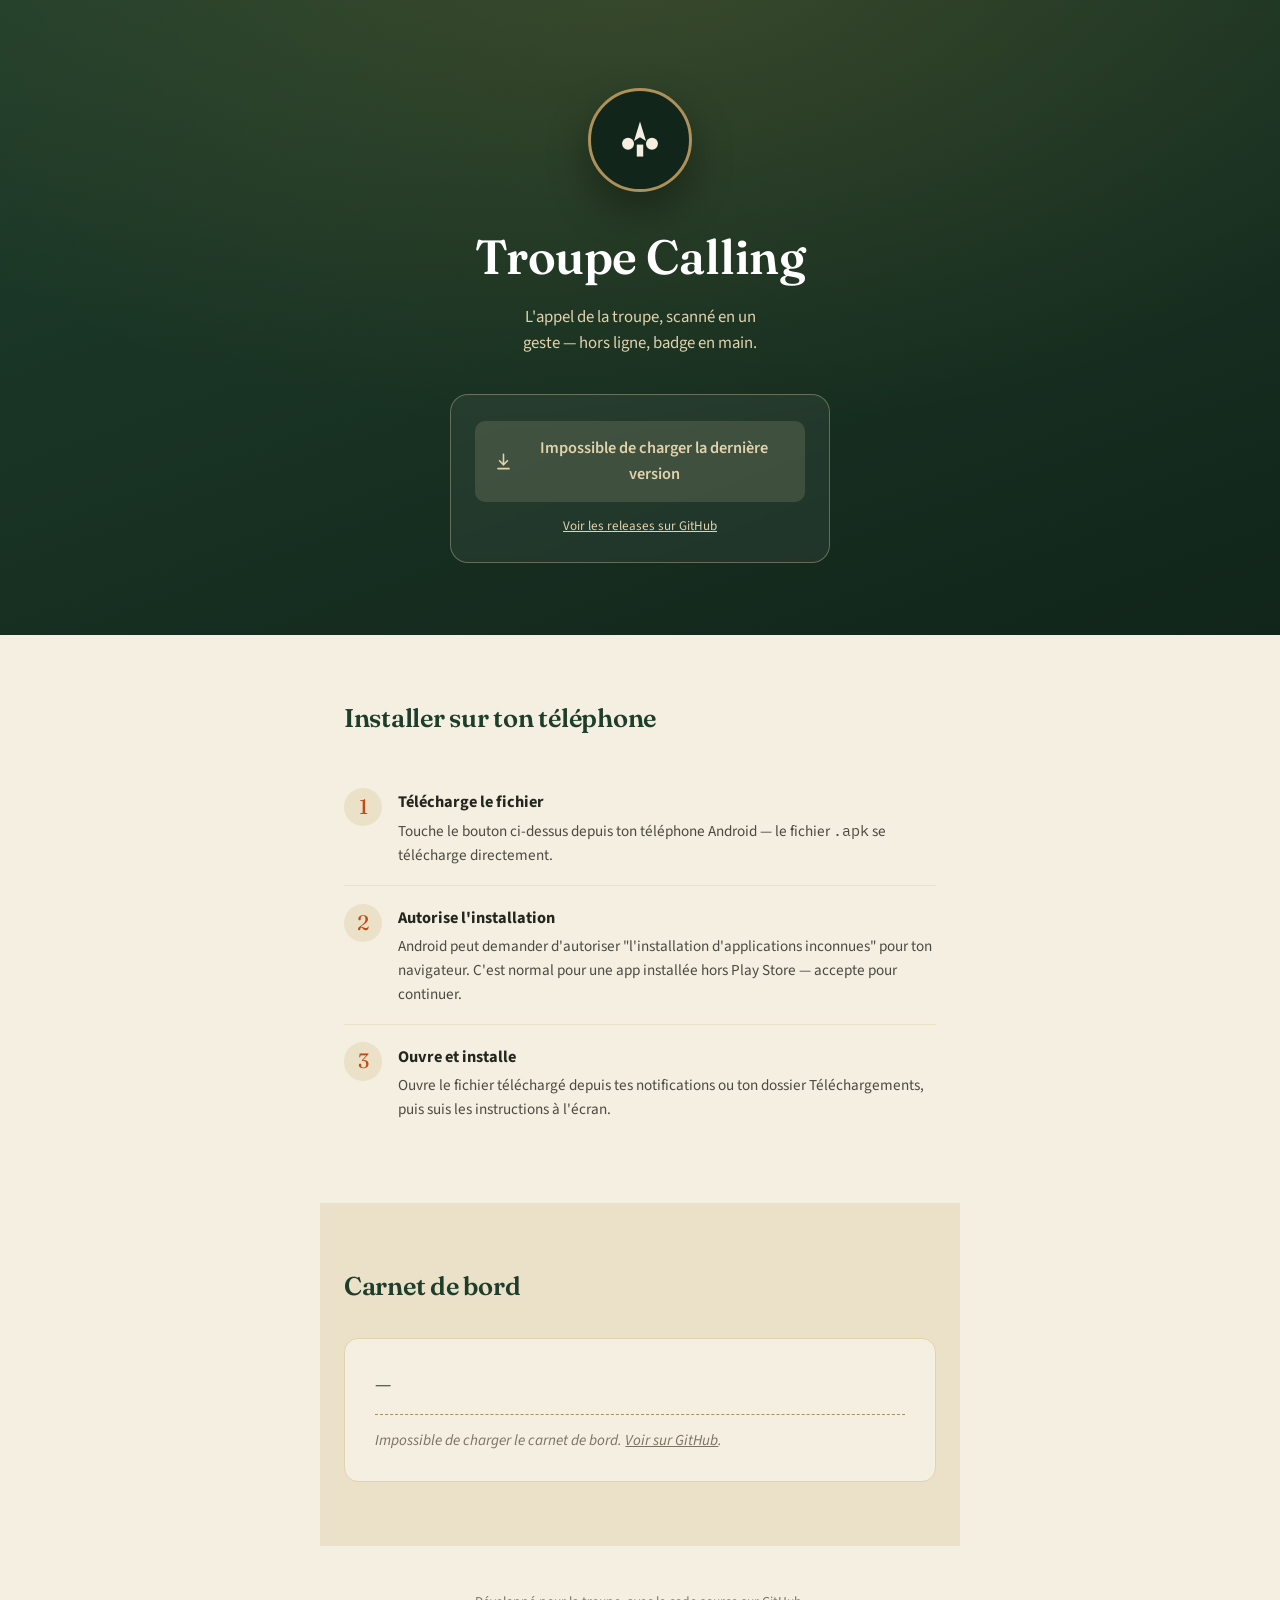
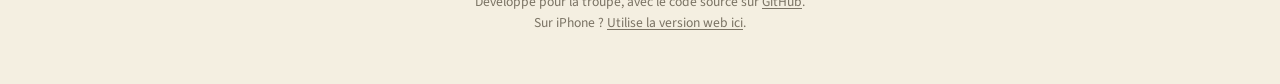
<file: docs/index.html>
<!DOCTYPE html>
<html lang="fr">
<head>
<meta charset="UTF-8" />
<meta name="viewport" content="width=device-width, initial-scale=1.0" />
<title>Troupe Calling — installer l'application</title>
<meta name="description" content="Téléchargez Troupe Calling, l'application de présence par QR code pour votre troupe scoute." />
<link rel="preconnect" href="https://fonts.googleapis.com">
<link rel="preconnect" href="https://fonts.gstatic.com" crossorigin>
<link href="https://fonts.googleapis.com/css2?family=Fraunces:ital,opsz,wght@0,9..144,500;0,9..144,600;1,9..144,500&family=Source+Sans+3:wght@400;600;700&family=IBM+Plex+Mono:wght@400;500&display=swap" rel="stylesheet">
<style>
  :root{
    --forest:#1E3D2B;
    --forest-dark:#11251A;
    --parchment:#F4EFE1;
    --parchment-deep:#EAE1C8;
    --khaki:#AD9159;
    --khaki-light:#E1D3AC;
    --ember:#C24A16;
    --ember-dark:#9C3A10;
    --gold:#C79A3D;
    --ink:#23261E;
  }
  *{box-sizing:border-box;}
  html{scroll-behavior:smooth;}
  body{
    margin:0;
    background:var(--parchment);
    color:var(--ink);
    font-family:'Source Sans 3', -apple-system, sans-serif;
    line-height:1.55;
  }
  h1,h2,.display{
    font-family:'Fraunces', Georgia, serif;
    font-weight:600;
    letter-spacing:-0.01em;
  }
  .mono{
    font-family:'IBM Plex Mono', monospace;
  }
  a{color:inherit;}

  /* ---------- HERO ---------- */
  .hero{
    background:
      radial-gradient(ellipse 900px 500px at 50% -10%, rgba(199,154,61,0.18), transparent),
      linear-gradient(160deg, var(--forest) 0%, var(--forest-dark) 100%);
    color:var(--parchment);
    padding:5.5rem 1.5rem 4.5rem;
    text-align:center;
  }
  .badge{
    width:104px;
    height:104px;
    margin:0 auto 1.75rem;
    border-radius:50%;
    background:var(--forest-dark);
    border:3px solid var(--khaki);
    display:flex;
    align-items:center;
    justify-content:center;
    box-shadow:0 18px 40px rgba(0,0,0,0.35);
  }
  .badge svg{width:46px;height:46px;}
  .hero h1{
    font-size:clamp(2.1rem, 5vw, 3rem);
    margin:0 0 0.6rem;
    color:#fff;
  }
  .hero .tagline{
    font-size:1.05rem;
    color:var(--khaki-light);
    max-width:32ch;
    margin:0 auto 2.4rem;
  }

  .download-card{
    max-width:380px;
    margin:0 auto;
    background:rgba(244,239,225,0.06);
    border:1px solid rgba(225,211,172,0.35);
    border-radius:18px;
    padding:1.6rem 1.5rem;
    backdrop-filter:blur(2px);
  }
  .btn-download{
    display:flex;
    align-items:center;
    justify-content:center;
    gap:0.6rem;
    width:100%;
    background:var(--ember);
    color:#fff;
    border:none;
    padding:0.95rem 1.2rem;
    border-radius:10px;
    font-size:1.02rem;
    font-weight:600;
    text-decoration:none;
    box-shadow:0 10px 24px rgba(194,74,22,0.35);
    transition:background 0.15s ease, transform 0.1s ease;
  }
  .btn-download:hover{background:var(--ember-dark);}
  .btn-download:active{transform:translateY(1px);}
  .btn-download svg{width:19px;height:19px;flex-shrink:0;}
  .btn-download.disabled{
    background:rgba(225,211,172,0.15);
    color:var(--khaki-light);
    box-shadow:none;
    pointer-events:none;
  }
  .dl-meta{
    margin-top:0.85rem;
    font-size:0.82rem;
    color:var(--khaki-light);
    display:flex;
    justify-content:center;
    gap:0.55rem;
    flex-wrap:wrap;
  }
  .dl-meta span:not(:last-child)::after{content:"·"; margin-left:0.55rem; opacity:0.6;}
  .status-msg{
    font-size:0.9rem;
    color:var(--khaki-light);
    padding:0.4rem 0;
  }

  /* ---------- INSTALL STEPS ---------- */
  .section{
    max-width:640px;
    margin:0 auto;
    padding:4rem 1.5rem;
  }
  .section h2{
    font-size:1.6rem;
    margin:0 0 2rem;
    color:var(--forest);
  }
  .steps{
    list-style:none;
    margin:0;
    padding:0;
    counter-reset:step;
  }
  .steps li{
    counter-increment:step;
    display:grid;
    grid-template-columns:2.4rem 1fr;
    gap:1rem;
    padding:1.1rem 0;
    border-bottom:1px solid var(--parchment-deep);
  }
  .steps li:last-child{border-bottom:none;}
  .steps li::before{
    content:counter(step);
    font-family:'Fraunces', serif;
    font-size:1.3rem;
    color:var(--ember);
    background:var(--parchment-deep);
    width:2.4rem;
    height:2.4rem;
    border-radius:50%;
    display:flex;
    align-items:center;
    justify-content:center;
  }
  .steps h3{
    margin:0.15rem 0 0.25rem;
    font-size:1.02rem;
    font-family:'Source Sans 3', sans-serif;
    font-weight:700;
  }
  .steps p{margin:0; color:#4a4a40; font-size:0.95rem;}

  /* ---------- LOGBOOK ---------- */
  .logbook-section{background:var(--parchment-deep);}
  .logbook{
    background:var(--parchment);
    border:1px solid var(--khaki-light);
    border-radius:14px;
    padding:1.8rem 1.9rem;
  }
  .logbook-header{
    display:flex;
    justify-content:space-between;
    align-items:baseline;
    flex-wrap:wrap;
    gap:0.5rem;
    margin-bottom:0.9rem;
    padding-bottom:0.9rem;
    border-bottom:1px dashed var(--khaki);
  }
  .logbook-header .tag{
    font-family:'Fraunces', serif;
    font-style:italic;
    font-size:1.25rem;
    color:var(--forest);
  }
  .logbook-header .date{
    font-size:0.8rem;
    color:#7a7364;
  }
  .logbook-body{
    white-space:pre-wrap;
    font-size:0.95rem;
    color:#3a3830;
  }
  .logbook-empty{color:#7a7364; font-style:italic;}

  footer{
    text-align:center;
    padding:2.8rem 1.5rem 3.2rem;
    font-size:0.85rem;
    color:#7a7364;
  }
  footer a{text-decoration:underline; text-underline-offset:2px;}

  @media (max-width:480px){
    .hero{padding:4rem 1.25rem 3.5rem;}
    .section{padding:3rem 1.25rem;}
  }
</style>
</head>
<body>

<section class="hero">
  <div class="badge">
    <svg viewBox="0 0 100 100" fill="none" xmlns="http://www.w3.org/2000/svg">
      <polygon points="50,10 63,52 50,44 37,52" fill="#F4EFE1"/>
      <circle cx="24" cy="58" r="13" fill="#F4EFE1"/>
      <circle cx="76" cy="58" r="13" fill="#F4EFE1"/>
      <rect x="43" y="60" width="14" height="26" fill="#F4EFE1"/>
    </svg>
  </div>
  <h1>Troupe Calling</h1>
  <p class="tagline">L'appel de la troupe, scanné en un geste — hors ligne, badge en main.</p>

  <div class="download-card">
    <a id="downloadBtn" class="btn-download disabled" href="#">
      <svg viewBox="0 0 24 24" fill="none" stroke="currentColor" stroke-width="2" stroke-linecap="round" stroke-linejoin="round"><path d="M12 3v13"/><path d="m7 11 5 5 5-5"/><path d="M5 21h14"/></svg>
      <span id="downloadLabel">Recherche de la dernière version…</span>
    </a>
    <div class="dl-meta" id="dlMeta"></div>
  </div>
</section>

<section class="section">
  <h2>Installer sur ton téléphone</h2>
  <ul class="steps">
    <li>
      <div>
        <h3>Télécharge le fichier</h3>
        <p>Touche le bouton ci-dessus depuis ton téléphone Android — le fichier <span class="mono">.apk</span> se télécharge directement.</p>
      </div>
    </li>
    <li>
      <div>
        <h3>Autorise l'installation</h3>
        <p>Android peut demander d'autoriser "l'installation d'applications inconnues" pour ton navigateur. C'est normal pour une app installée hors Play Store — accepte pour continuer.</p>
      </div>
    </li>
    <li>
      <div>
        <h3>Ouvre et installe</h3>
        <p>Ouvre le fichier téléchargé depuis tes notifications ou ton dossier Téléchargements, puis suis les instructions à l'écran.</p>
      </div>
    </li>
  </ul>
</section>

<section class="section logbook-section">
  <h2>Carnet de bord</h2>
  <div class="logbook">
    <div class="logbook-header">
      <span class="tag mono" id="logVersion">—</span>
      <span class="date" id="logDate"></span>
    </div>
    <div class="logbook-body" id="logBody">Chargement des notes de version…</div>
  </div>
</section>

<footer>
  Développé pour la troupe, avec le code source sur
  <a href="https://github.com/Yunki0/Troupe-Calling" target="_blank" rel="noopener">GitHub</a>.
  <br />
  Sur iPhone ? <a href="./scan/">Utilise la version web ici</a>.
</footer>

<script>
const REPO = 'Yunki0/Troupe-Calling';

function formatBytes(bytes) {
  if (!bytes) return '';
  const mb = bytes / (1024 * 1024);
  return mb >= 1 ? mb.toFixed(1).replace(/\.0$/, '') + ' Mo' : Math.round(bytes / 1024) + ' Ko';
}

function formatDate(iso) {
  if (!iso) return '';
  return new Date(iso).toLocaleDateString('fr-FR', { day: 'numeric', month: 'long', year: 'numeric' });
}

async function loadRelease() {
  const btn = document.getElementById('downloadBtn');
  const label = document.getElementById('downloadLabel');
  const meta = document.getElementById('dlMeta');
  const logVersion = document.getElementById('logVersion');
  const logDate = document.getElementById('logDate');
  const logBody = document.getElementById('logBody');

  try {
    const res = await fetch(`https://api.github.com/repos/${REPO}/releases/latest`);

    if (res.status === 404) {
      label.textContent = 'Aucune version publiée pour le moment';
      logBody.innerHTML = '<span class="logbook-empty">Rien au carnet pour l\'instant — la première version arrive bientôt.</span>';
      return;
    }
    if (!res.ok) throw new Error('request failed');

    const release = await res.json();
    const apkAsset = (release.assets || []).find(a => a.name.toLowerCase().endsWith('.apk'));

    if (!apkAsset) {
      label.textContent = 'Version publiée sans fichier .apk';
      meta.innerHTML = `<span><a href="https://github.com/${REPO}/releases" target="_blank" rel="noopener">Voir sur GitHub</a></span>`;
    } else {
      btn.href = apkAsset.browser_download_url;
      btn.classList.remove('disabled');
      btn.setAttribute('download', apkAsset.name);
      label.textContent = `Télécharger ${release.tag_name}`;
      meta.innerHTML = `<span>${formatBytes(apkAsset.size)}</span><span>Android</span><span>${formatDate(release.published_at)}</span>`;
    }

    logVersion.textContent = release.tag_name || '—';
    logDate.textContent = formatDate(release.published_at);
    logBody.textContent = release.body && release.body.trim()
      ? release.body.trim()
      : 'Pas de notes de version détaillées pour cette publication.';

  } catch (err) {
    label.textContent = 'Impossible de charger la dernière version';
    meta.innerHTML = `<span><a href="https://github.com/${REPO}/releases" target="_blank" rel="noopener">Voir les releases sur GitHub</a></span>`;
    logBody.innerHTML = `<span class="logbook-empty">Impossible de charger le carnet de bord. <a href="https://github.com/${REPO}/releases" target="_blank" rel="noopener">Voir sur GitHub</a>.</span>`;
  }
}

loadRelease();
</script>

</body>
</html>
</file>
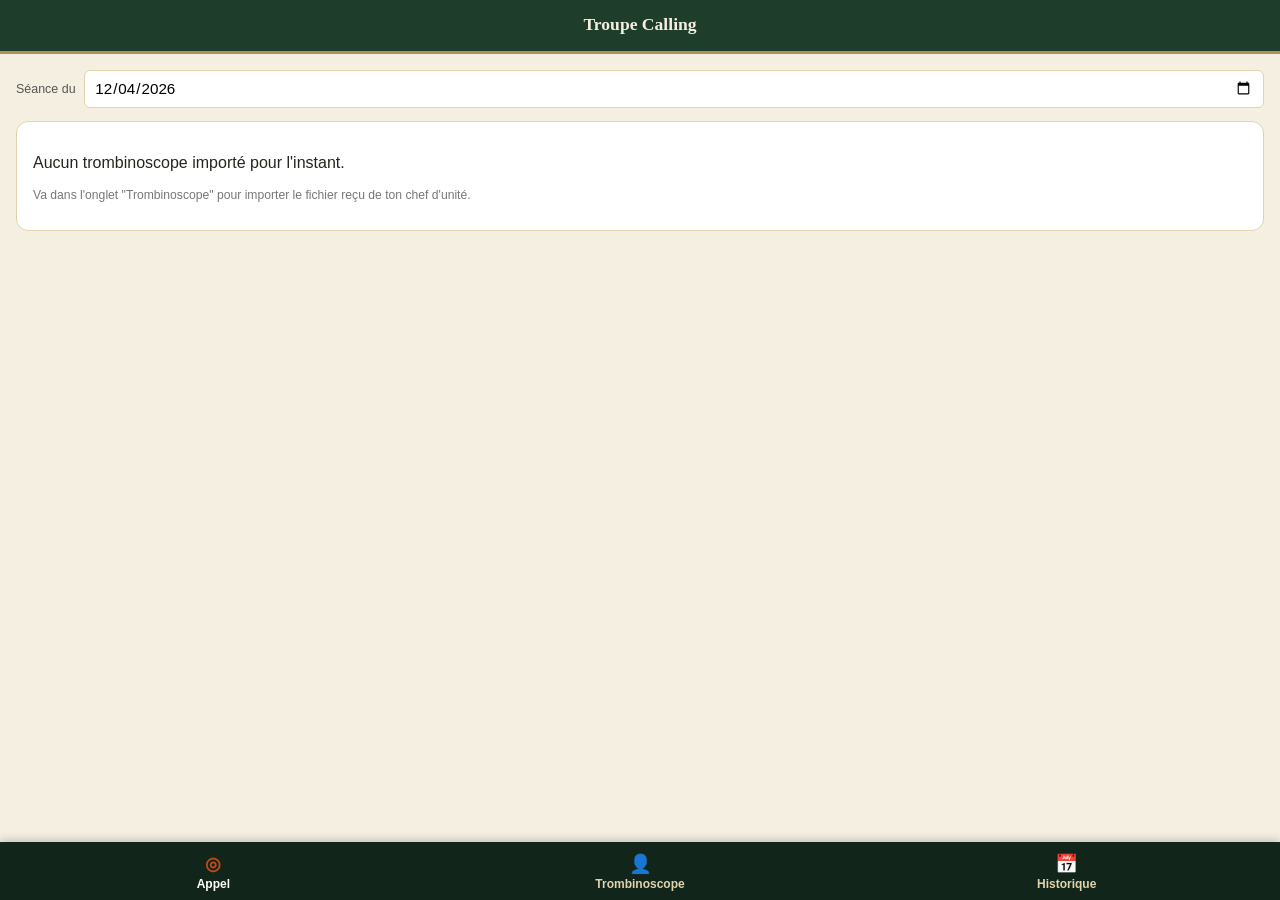
<file: docs/scan/index.html>
<!DOCTYPE html>
<html lang="fr">
<head>
<meta charset="UTF-8" />
<meta name="viewport" content="width=device-width, initial-scale=1.0, viewport-fit=cover" />
<meta name="theme-color" content="#1E3D2B" />
<title>Troupe Calling — Appel</title>
<link rel="manifest" href="manifest.json" />
<link rel="icon" href="icons/icon-192.png" />
<link rel="apple-touch-icon" href="icons/icon-192.png" />
<meta name="apple-mobile-web-app-capable" content="yes" />
<meta name="apple-mobile-web-app-status-bar-style" content="black-translucent" />
<link rel="stylesheet" href="style.css" />
</head>
<body>
<div id="app">

  <header>
    <h1 id="troopTitle">Troupe Calling</h1>
    <div class="subtitle" id="dateSubtitle"></div>
  </header>

  <main>

    <!-- APPEL -->
    <section id="view-scan" class="view active">
      <div class="date-picker">
        <label style="margin:0;flex-shrink:0;">Séance du</label>
        <input id="appelDate" type="date" />
      </div>

      <div id="noRosterMsg" class="card" style="display:none;">
        <p>Aucun trombinoscope importé pour l'instant.</p>
        <p class="hint">Va dans l'onglet "Trombinoscope" pour importer le fichier reçu de ton chef d'unité.</p>
      </div>

      <div id="scanArea">
        <div class="scan-wrap">
          <video id="video" playsinline muted></video>
          <div class="scan-frame"></div>
          <div class="scan-overlay-msg" id="scanMsg">Touche pour activer la caméra</div>
          <div class="flash" id="flash"><div id="flashText"></div></div>
        </div>
        <canvas id="canvas" style="display:none;"></canvas>

        <div class="stat-row">
          <div class="stat"><b id="presentCount">0</b><span>présents</span></div>
          <div class="stat"><b id="totalCount">0</b><span>inscrits</span></div>
        </div>

        <div class="scan-list" id="scanList"></div>
        <p class="hint">Touche le badge à côté d'un nom pour pointer manuellement.</p>
      </div>
    </section>

    <!-- TROMBINOSCOPE -->
    <section id="view-roster" class="view">
      <div class="card">
        <h2>Importer le trombinoscope</h2>
        <p class="hint" style="margin-top:0;">Reçois le fichier <span style="font-family:monospace;">trombinoscope.json</span> depuis l'app Android de ton chef d'unité (AirDrop, mail, WhatsApp...), puis importe-le ici.</p>
        <input id="fileInput" type="file" accept="application/json,.json" />
        <p class="hint">Ou colle le contenu du fichier directement :</p>
        <textarea id="jsonPaste" placeholder="{ &quot;scouts&quot;: [...] }"></textarea>
        <button class="btn ember" id="importBtn">Importer</button>
      </div>
      <div class="card">
        <h2>Liste actuelle</h2>
        <div id="rosterStatus" class="hint">Aucun trombinoscope importé.</div>
        <div id="rosterList"></div>
      </div>
    </section>

    <!-- HISTORIQUE -->
    <section id="view-historique" class="view">
      <div class="card">
        <h2>Voir une séance</h2>
        <input id="histDate" type="date" />
        <div id="histTableWrap"></div>
        <button class="btn ghost" id="exportCsvBtn" style="margin-top:.8rem;">Exporter en CSV</button>
      </div>
    </section>

  </main>

  <nav>
    <button class="nav-btn active" data-view="scan"><span class="ic">&#9678;</span>Appel</button>
    <button class="nav-btn" data-view="roster"><span class="ic">&#128100;</span>Trombinoscope</button>
    <button class="nav-btn" data-view="historique"><span class="ic">&#128197;</span>Historique</button>
  </nav>

  <div class="toast" id="toast"></div>
</div>

<script src="vendor/jsQR.js"></script>
<script src="app.js"></script>
</body>
</html>
</file>
<file: docs/scan/style.css>
:root{
  --forest:#1E3D2B;
  --forest-dark:#11251A;
  --parchment:#F4EFE1;
  --parchment-deep:#EAE1C8;
  --khaki:#AD9159;
  --khaki-light:#E1D3AC;
  --ember:#C24A16;
  --ink:#23261E;
  --moss:#4F7A45;
  --moss-light:#E2EFDA;
  --danger:#A22F2F;
}
*{box-sizing:border-box;}
html,body{margin:0;height:100%;font-family:-apple-system,'Source Sans 3',sans-serif;background:var(--parchment);color:var(--ink);overscroll-behavior:none;}
#app{display:flex;flex-direction:column;height:100dvh;}
header{background:var(--forest);color:var(--parchment);padding:.9rem 1rem .8rem;text-align:center;border-bottom:3px solid var(--khaki);flex-shrink:0;}
header h1{font-family:Georgia,serif;font-size:1.1rem;margin:0;}
header .subtitle{font-size:.72rem;color:var(--khaki-light);margin-top:.15rem;}
main{flex:1;overflow-y:auto;padding:1rem;padding-bottom:5rem;}
nav{position:fixed;bottom:0;left:0;right:0;display:flex;background:var(--forest-dark);box-shadow:0 -2px 8px rgba(0,0,0,.2);padding-bottom:env(safe-area-inset-bottom);}
nav button{flex:1;background:none;border:none;color:var(--khaki-light);padding:.7rem .3rem .55rem;font-size:.75rem;font-weight:600;display:flex;flex-direction:column;align-items:center;gap:.15rem;}
nav button .ic{font-size:1.15rem;}
nav button.active{color:#fff;}
nav button.active .ic{color:var(--ember);}
.view{display:none;}
.view.active{display:block;}
.card{background:#fff;border-radius:12px;padding:1rem;margin-bottom:1rem;border:1px solid var(--khaki-light);}
h2{font-family:Georgia,serif;font-size:1rem;margin:0 0 .7rem;color:var(--forest);}
label{display:block;font-size:.78rem;color:#555;margin-bottom:.25rem;}
input[type=date],textarea{width:100%;padding:.55rem .6rem;border:1px solid var(--khaki-light);border-radius:6px;font-size:.95rem;margin-bottom:.7rem;font-family:inherit;}
textarea{min-height:90px;resize:vertical;font-family:'IBM Plex Mono',monospace;font-size:.78rem;}
.btn{display:inline-block;background:var(--forest);color:#fff;border:none;padding:.6rem 1rem;border-radius:8px;font-size:.9rem;font-weight:600;cursor:pointer;width:100%;}
.btn.ember{background:var(--ember);}
.btn.ghost{background:none;color:var(--forest);border:1px solid var(--forest);}
input[type=file]{margin-bottom:.7rem;}
.scan-wrap{position:relative;border-radius:14px;overflow:hidden;background:#000;aspect-ratio:3/4;margin-bottom:1rem;}
#video{width:100%;height:100%;object-fit:cover;}
.scan-frame{position:absolute;inset:15% 15%;border:3px solid var(--khaki-light);border-radius:12px;pointer-events:none;}
.scan-overlay-msg{position:absolute;bottom:0;left:0;right:0;background:rgba(0,0,0,.55);color:#fff;text-align:center;font-size:.8rem;padding:.5rem;}
.flash{position:absolute;inset:0;display:flex;flex-direction:column;align-items:center;justify-content:center;color:#fff;font-size:1.2rem;font-weight:700;opacity:0;transition:opacity .15s;pointer-events:none;text-align:center;padding:1rem;white-space:pre-line;}
.flash.ok{background:rgba(79,122,69,.94);}
.flash.dup{background:rgba(173,145,89,.94);}
.flash.err{background:rgba(162,47,47,.94);}
.flash.show{opacity:1;}
.date-picker{display:flex;align-items:center;gap:.5rem;margin-bottom:.8rem;}
.date-picker input{flex:1;margin-bottom:0;}
.stat-row{display:flex;gap:.6rem;margin-bottom:.9rem;}
.stat{flex:1;background:var(--moss-light);border-radius:10px;padding:.6rem;text-align:center;}
.stat b{display:block;font-size:1.4rem;color:var(--forest);font-family:Georgia,serif;}
.stat span{font-size:.68rem;color:#666;}
.scan-list{background:#fff;border-radius:10px;border:1px solid var(--khaki-light);overflow:hidden;}
.scan-row{display:flex;justify-content:space-between;align-items:center;padding:.55rem .8rem;border-bottom:1px solid var(--khaki-light);font-size:.88rem;}
.scan-row:last-child{border-bottom:none;}
.patrouille-tag{font-size:.68rem;color:var(--khaki);margin-left:.4rem;}
.badge{font-size:.7rem;font-weight:700;padding:.15rem .5rem;border-radius:20px;cursor:pointer;}
.badge.present{background:var(--moss-light);color:var(--moss);}
.badge.absent{background:#F2E4E0;color:var(--danger);}
.empty{text-align:center;color:#888;font-size:.85rem;padding:1.2rem 0;}
table{width:100%;border-collapse:collapse;font-size:.85rem;}
th,td{text-align:left;padding:.4rem .3rem;border-bottom:1px solid var(--khaki-light);}
th{color:#666;font-weight:600;font-size:.72rem;text-transform:uppercase;letter-spacing:.03em;}
.hint{font-size:.76rem;color:#777;margin-top:.4rem;}
.toast{position:fixed;bottom:4.5rem;left:50%;transform:translateX(-50%);background:var(--forest);color:#fff;padding:.6rem 1rem;border-radius:8px;font-size:.85rem;z-index:100;opacity:0;transition:opacity .3s;pointer-events:none;max-width:90%;text-align:center;}
.toast.show{opacity:1;}
.roster-group h3{font-size:.85rem;color:var(--khaki);margin:1rem 0 .4rem;text-transform:uppercase;letter-spacing:.03em;}
</file>
